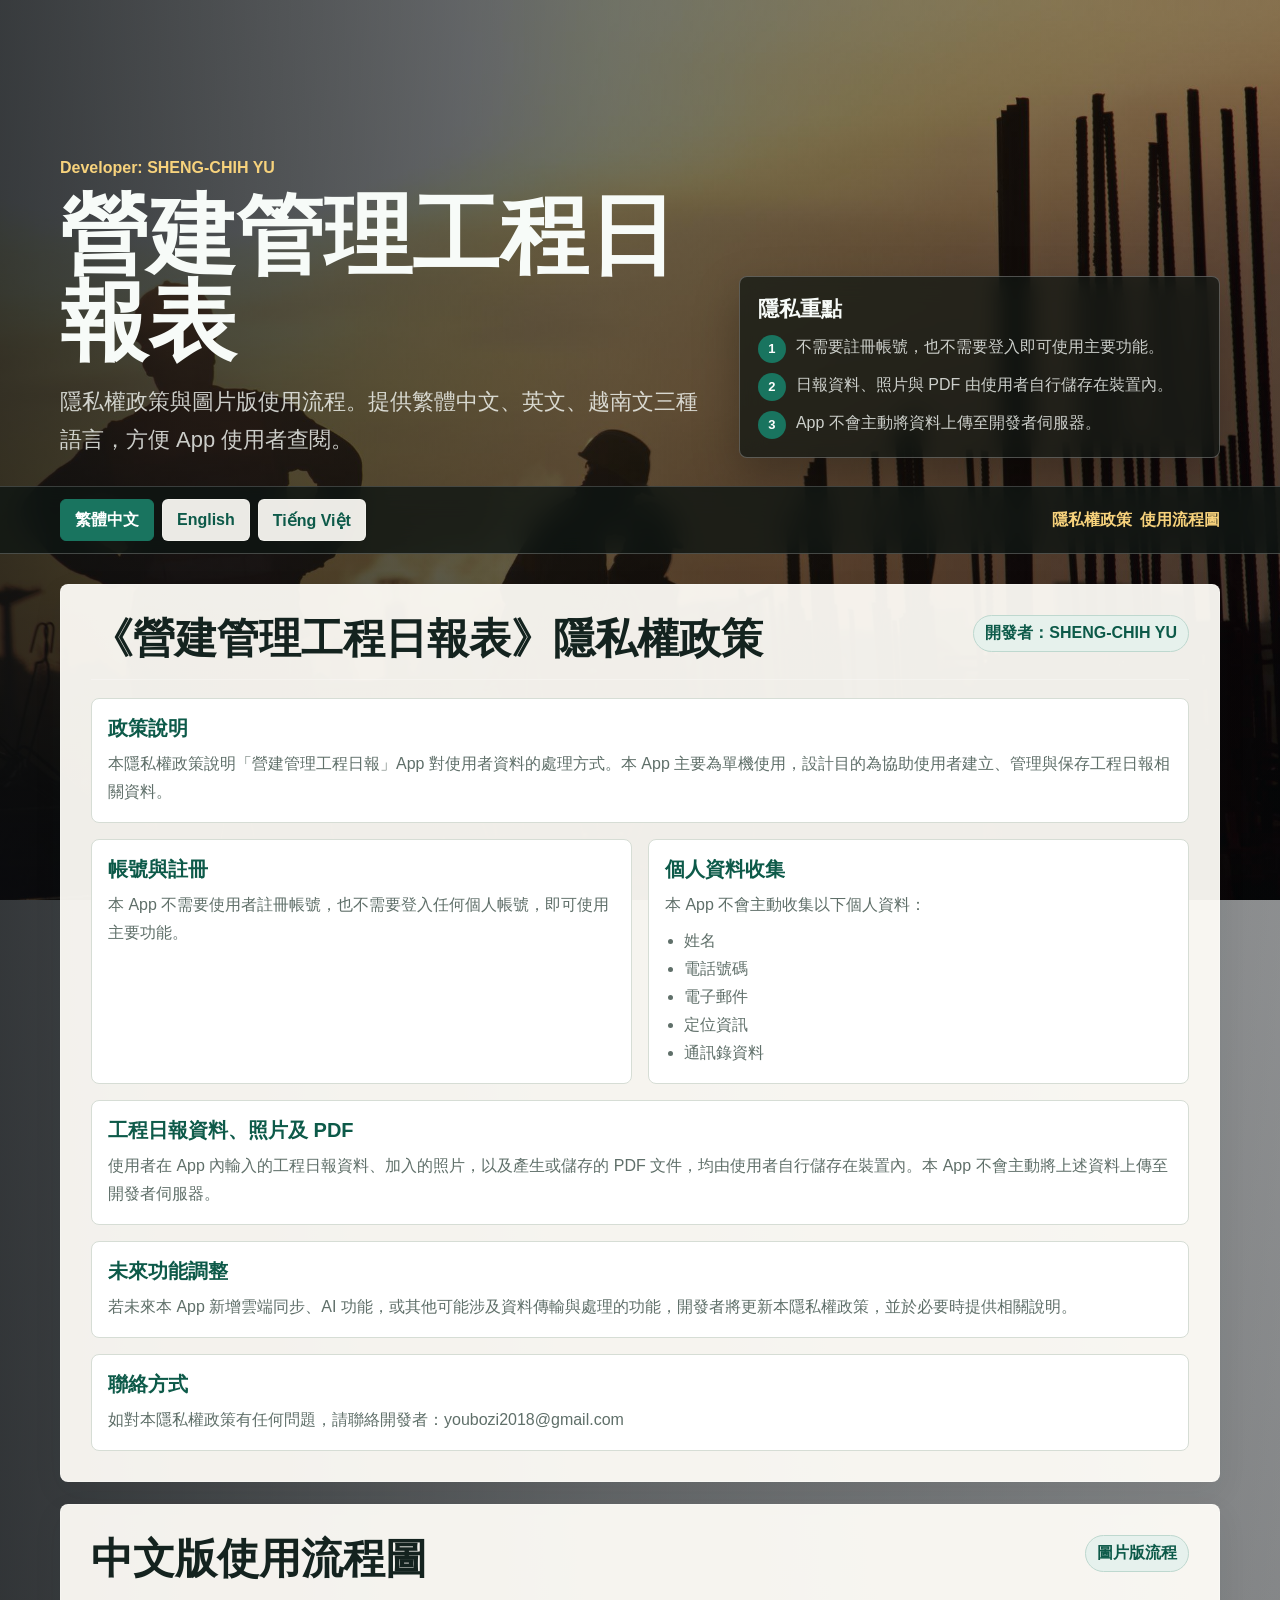
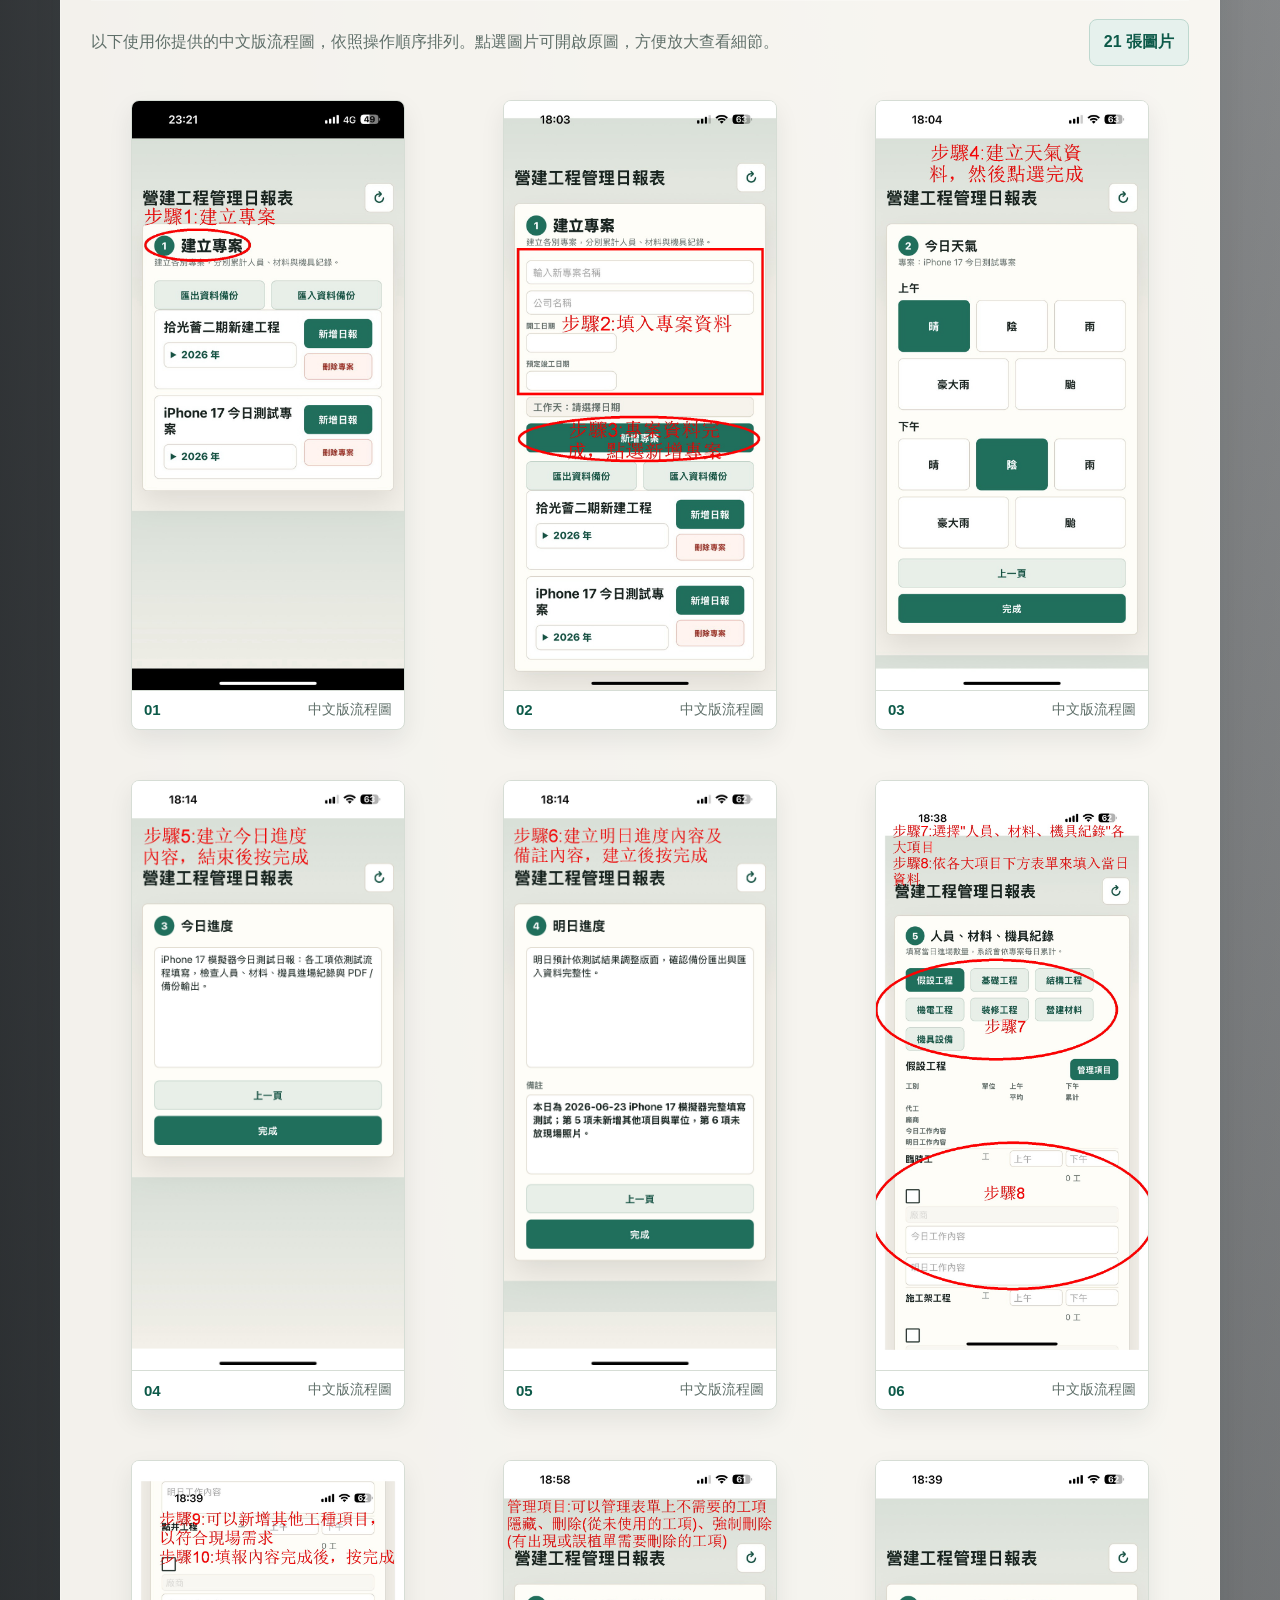
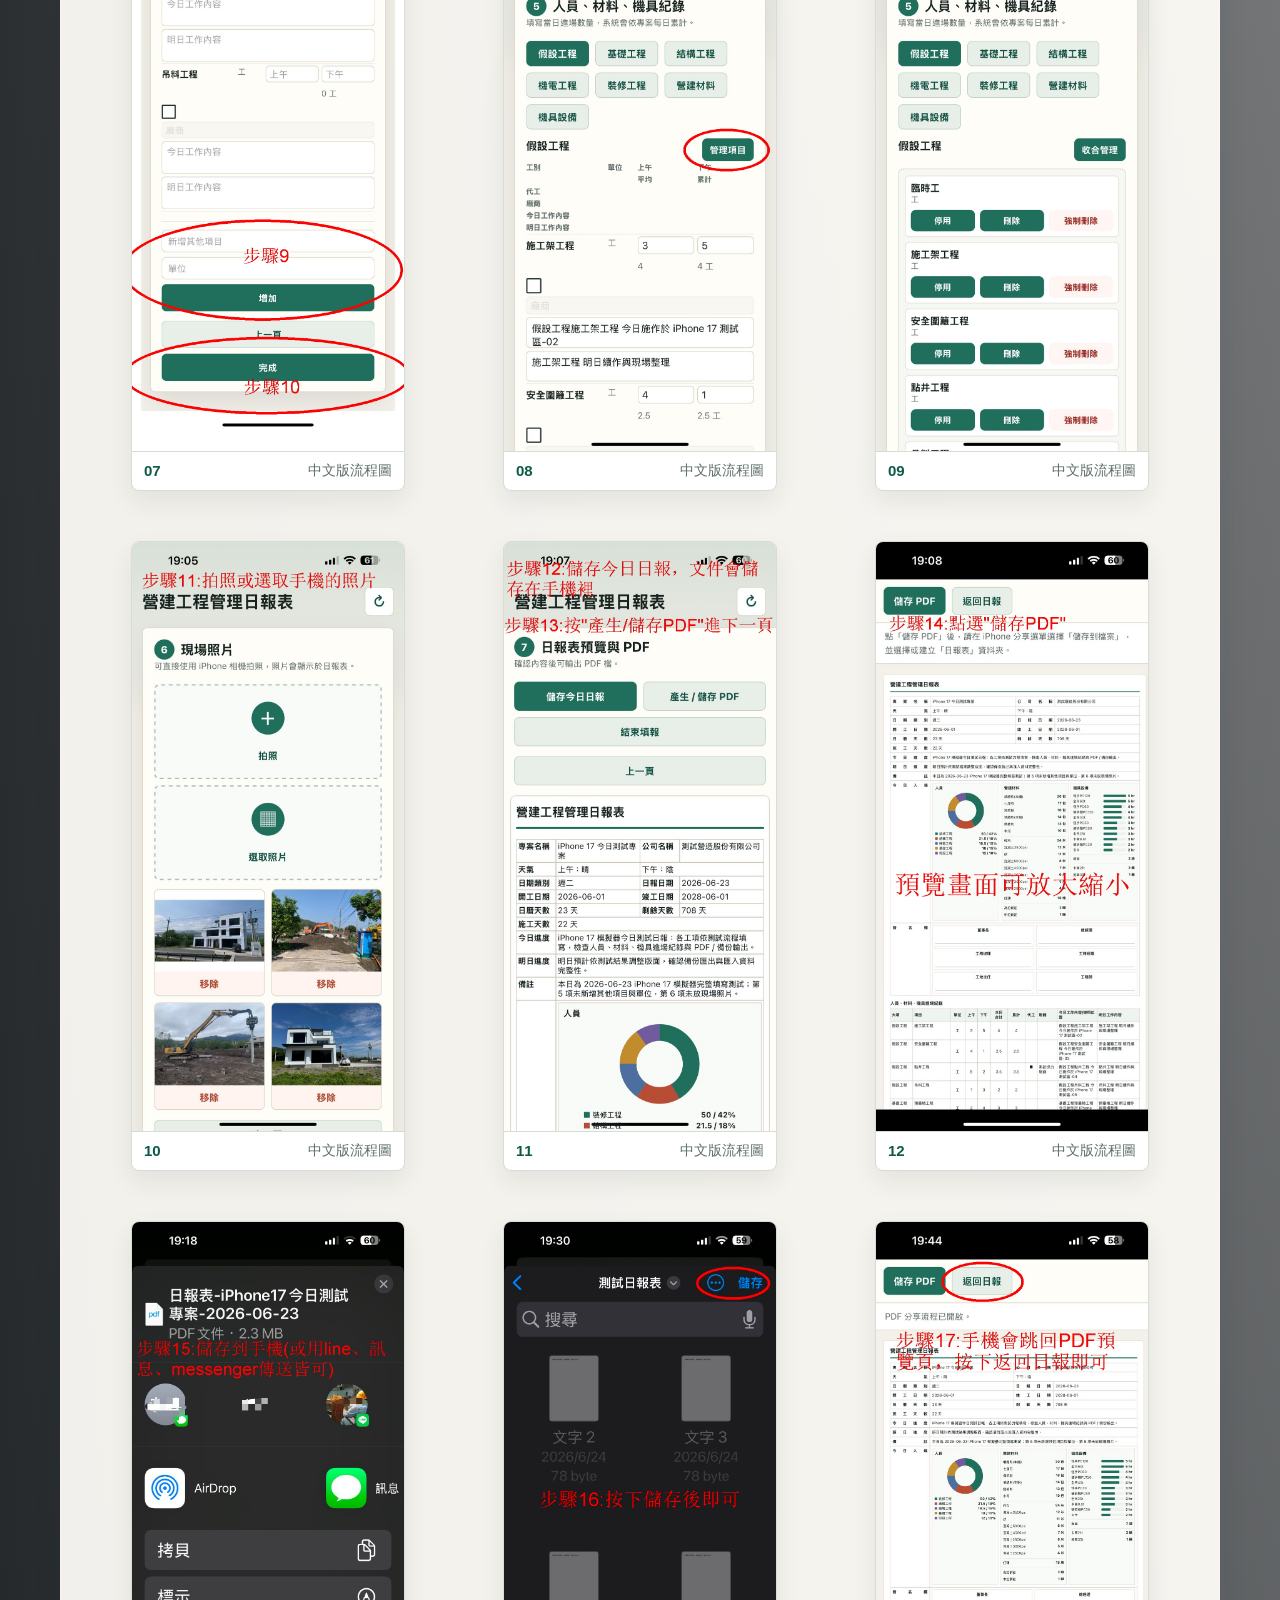
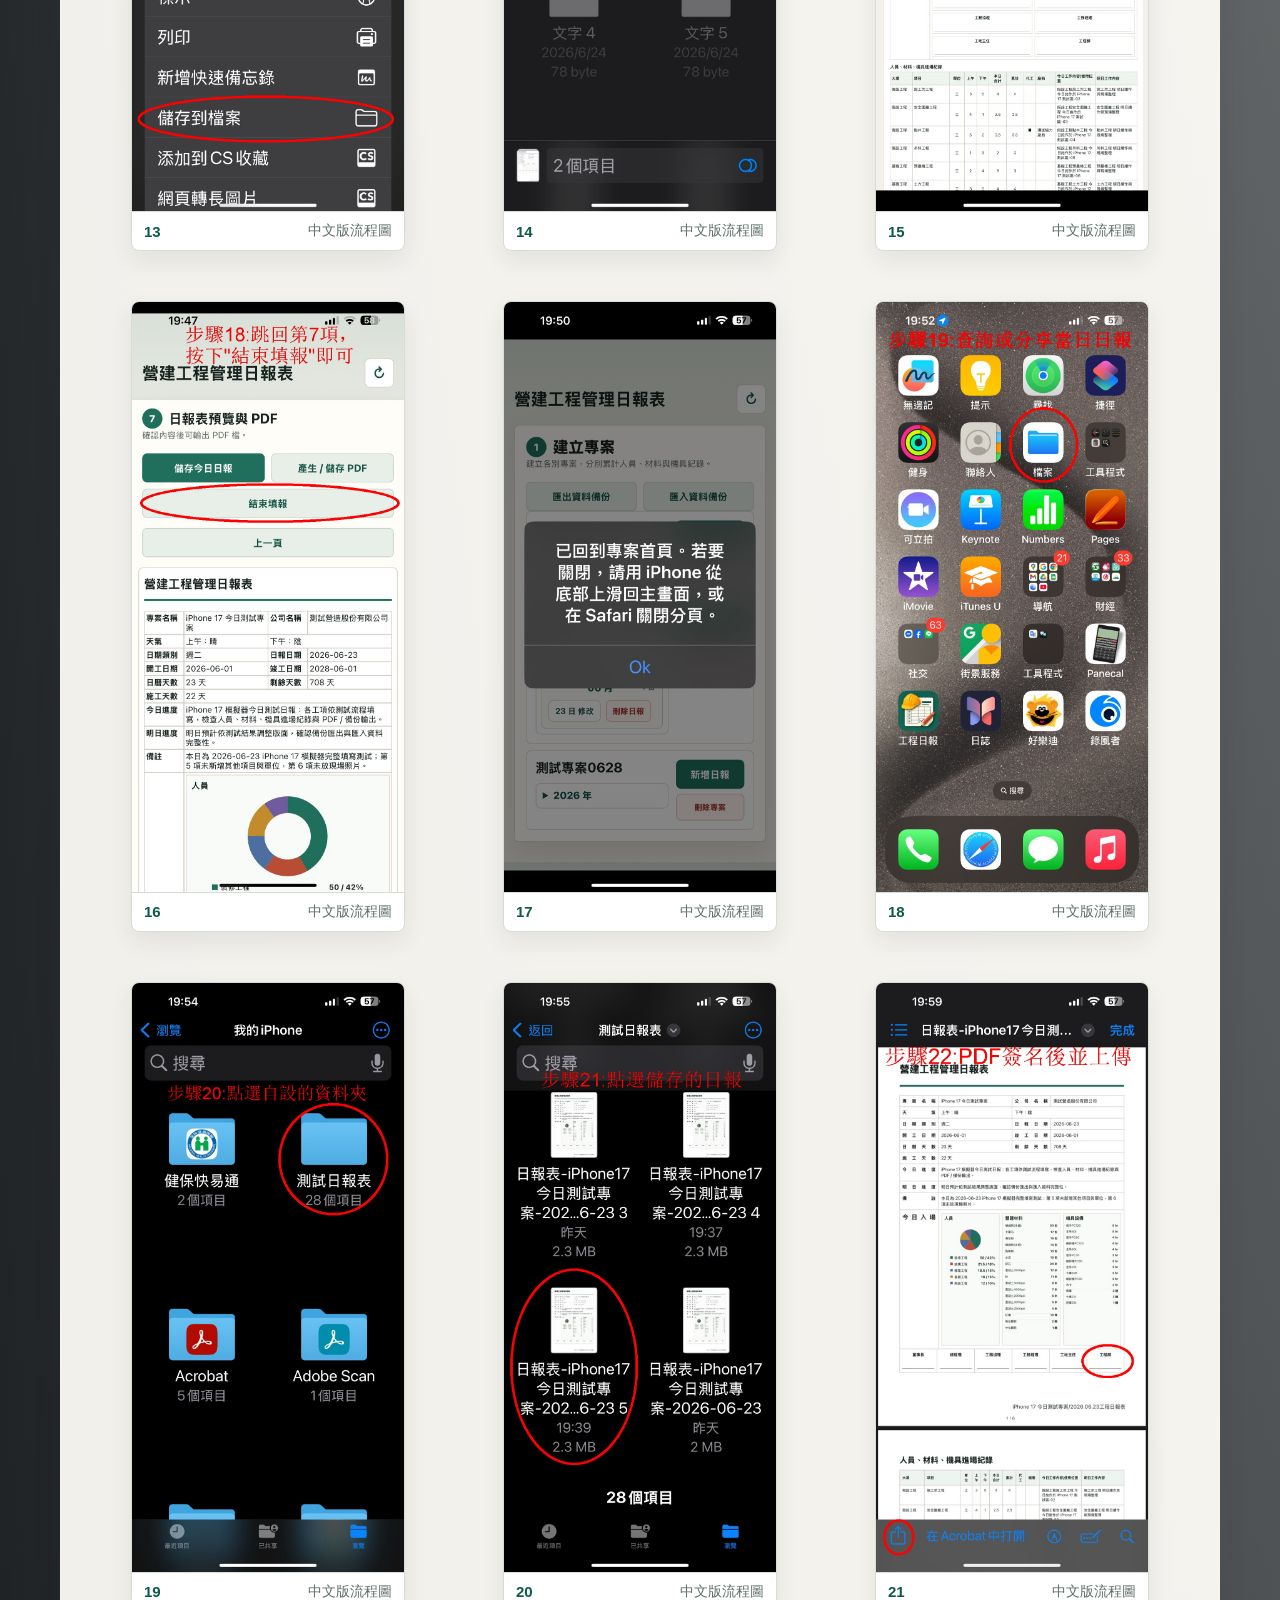
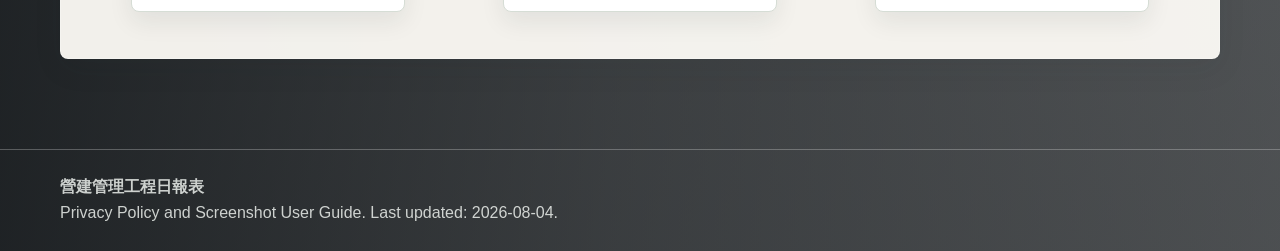
<file: index.html>
<!doctype html>
<html lang="zh-Hant">
<head>
  <meta charset="utf-8">
  <meta name="viewport" content="width=device-width, initial-scale=1">
  <title>營建管理工程日報表 隱私權政策與使用流程</title>
  <meta name="description" content="營建管理工程日報表 App 的繁體中文、英文、越南文隱私權政策與圖片版使用流程。">
  <style>
    :root {
      --bg: #edf3ef;
      --paper: #fffdf8;
      --ink: #f7fbf8;
      --dark-ink: #14231f;
      --muted: rgba(247, 251, 248, .80);
      --card-muted: #5f6f69;
      --line: rgba(255, 255, 255, .26);
      --brand: #19745f;
      --brand-dark: #0d5a49;
      --brand-soft: rgba(229, 241, 237, .92);
      --danger: #9f332e;
      --paper-glass: rgba(255, 253, 248, .94);
      --shadow: 0 18px 46px rgba(0, 0, 0, .26);
      font-family: "Noto Sans TC", "Microsoft JhengHei", "Segoe UI", Arial, sans-serif;
    }

    * {
      box-sizing: border-box;
    }

    html {
      scroll-behavior: smooth;
    }

    body {
      margin: 0;
      color: var(--ink);
      background:
        linear-gradient(90deg, rgba(8, 12, 15, .78), rgba(8, 12, 15, .52) 48%, rgba(8, 12, 15, .34)),
        linear-gradient(180deg, rgba(8, 12, 15, .12), rgba(8, 12, 15, .58)),
        url("background.jfif") center / cover fixed no-repeat;
      letter-spacing: 0;
    }

    button {
      font: inherit;
    }

    img {
      max-width: 100%;
      display: block;
    }

    .shell {
      width: min(1160px, calc(100% - 32px));
      margin: 0 auto;
    }

    .hero {
      padding: 44px 0 28px;
      min-height: 54vh;
      display: grid;
      align-items: end;
    }

    .hero-grid {
      display: grid;
      grid-template-columns: minmax(0, 1.15fr) minmax(320px, .85fr);
      gap: 28px;
      align-items: end;
    }

    .eyebrow {
      color: #f7d27c;
      font-weight: 900;
      margin-bottom: 16px;
    }

    h1 {
      font-size: clamp(42px, 8vw, 88px);
      line-height: .98;
      margin: 0 0 18px;
      max-width: 860px;
    }

    .lead {
      color: var(--muted);
      font-size: clamp(17px, 2.1vw, 22px);
      line-height: 1.7;
      margin: 0;
      max-width: 780px;
    }

    .summary {
      background: rgba(13, 21, 18, .70);
      border: 1px solid var(--line);
      border-radius: 8px;
      padding: 18px;
      box-shadow: var(--shadow);
      backdrop-filter: blur(12px);
    }

    .summary h2 {
      font-size: 21px;
      margin: 0 0 12px;
    }

    .summary ul {
      display: grid;
      gap: 10px;
      list-style: none;
      margin: 0;
      padding: 0;
    }

    .summary li {
      display: grid;
      grid-template-columns: 28px 1fr;
      gap: 10px;
      color: var(--muted);
      line-height: 1.55;
    }

    .summary b {
      width: 28px;
      height: 28px;
      border-radius: 50%;
      background: var(--brand);
      color: white;
      display: grid;
      place-items: center;
      font-size: 13px;
    }

    .bar {
      position: sticky;
      top: 0;
      z-index: 10;
      background: rgba(13, 21, 18, .78);
      backdrop-filter: blur(14px);
      border-top: 1px solid rgba(255, 255, 255, .18);
      border-bottom: 1px solid rgba(255, 255, 255, .22);
    }

    .bar-inner {
      display: flex;
      gap: 12px;
      justify-content: space-between;
      align-items: center;
      padding: 12px 0;
    }

    .tabs,
    .page-links {
      display: flex;
      gap: 8px;
      flex-wrap: wrap;
    }

    .tab {
      border: 1px solid var(--line);
      background: rgba(255, 253, 248, .92);
      color: var(--brand-dark);
      min-height: 42px;
      border-radius: 6px;
      padding: 9px 14px;
      cursor: pointer;
      font-weight: 900;
    }

    .tab[aria-selected="true"] {
      background: var(--brand);
      color: white;
      border-color: var(--brand);
    }

    .page-links a {
      color: #f7d27c;
      text-decoration: none;
      font-weight: 900;
      padding: 8px 0;
    }

    main {
      padding: 30px 0 68px;
    }

    .lang-page {
      display: none;
    }

    .lang-page.active {
      display: block;
    }

    .section {
      background: var(--paper-glass);
      border: 1px solid var(--line);
      border-radius: 8px;
      padding: clamp(18px, 3vw, 30px);
      margin-bottom: 22px;
      box-shadow: 0 10px 30px rgba(29, 42, 37, .07);
    }

    .section-title {
      display: flex;
      justify-content: space-between;
      align-items: start;
      gap: 16px;
      border-bottom: 1px solid var(--line);
      padding-bottom: 16px;
      margin-bottom: 18px;
    }

    .section h2 {
      font-size: clamp(26px, 4vw, 42px);
      line-height: 1.15;
      margin: 0;
      color: var(--dark-ink);
    }

    .badge {
      background: var(--brand-soft);
      color: var(--brand-dark);
      border: 1px solid #bed8cf;
      border-radius: 999px;
      padding: 7px 11px;
      font-weight: 900;
      white-space: nowrap;
    }

    .policy-grid {
      display: grid;
      grid-template-columns: repeat(2, minmax(0, 1fr));
      gap: 16px;
    }

    .policy-card {
      border: 1px solid #d6ddd5;
      border-radius: 8px;
      padding: 16px;
      background: #fff;
    }

    .policy-card.full {
      grid-column: 1 / -1;
    }

    .policy-card h3 {
      margin: 0 0 8px;
      color: var(--brand-dark);
      font-size: 20px;
    }

    .policy-card p,
    .policy-card li {
      color: var(--card-muted);
      line-height: 1.75;
      margin: 0;
    }

    .policy-card ul {
      margin: 8px 0 0;
      padding-left: 1.2em;
    }

    .guide-intro {
      display: grid;
      grid-template-columns: minmax(0, 1fr) auto;
      gap: 18px;
      align-items: center;
      margin-bottom: 18px;
    }

    .guide-intro p {
      color: var(--card-muted);
      line-height: 1.75;
      margin: 0;
    }

    .count {
      color: var(--brand-dark);
      background: var(--brand-soft);
      border: 1px solid #bed8cf;
      border-radius: 8px;
      padding: 12px 14px;
      font-weight: 900;
      white-space: nowrap;
    }

    .gallery {
      display: grid;
      grid-template-columns: repeat(3, minmax(0, 1fr));
      gap: 18px;
      align-items: start;
    }

    .shot {
      background: #fff;
      border: 1px solid #d6ddd5;
      border-radius: 8px;
      overflow: hidden;
      box-shadow: 0 10px 24px rgba(29, 42, 37, .08);
    }

    .shot a {
      display: block;
      color: inherit;
      text-decoration: none;
    }

    .shot img {
      width: 100%;
      aspect-ratio: 9 / 19.5;
      object-fit: cover;
      object-position: top center;
      background: #f6f6f2;
    }

    .caption {
      display: flex;
      justify-content: space-between;
      gap: 10px;
      align-items: center;
      padding: 10px 12px;
      border-top: 1px solid #d6ddd5;
      color: var(--card-muted);
      font-size: 14px;
    }

    .caption strong {
      color: var(--brand-dark);
      font-size: 15px;
    }

    .notice {
      border-left: 5px solid var(--brand);
      background: #fff;
      padding: 14px 16px;
      border-radius: 6px;
      color: var(--muted);
      line-height: 1.75;
      margin-top: 18px;
    }

    footer {
      border-top: 1px solid var(--line);
      padding: 24px 0;
      color: var(--muted);
      line-height: 1.65;
    }

    @media (max-width: 980px) {
      .gallery {
        grid-template-columns: repeat(2, minmax(0, 1fr));
      }
    }

    @media (max-width: 820px) {
      .hero {
        min-height: auto;
        padding-top: 34px;
      }

      .hero-grid,
      .policy-grid,
      .guide-intro {
        grid-template-columns: 1fr;
      }

      .bar-inner,
      .section-title {
        align-items: stretch;
        flex-direction: column;
      }

      .policy-card.full {
        grid-column: auto;
      }
    }

    @media (max-width: 580px) {
      .gallery {
        grid-template-columns: 1fr;
      }
    }

    @media print {
      body {
        background: white;
      }

      .bar,
      .summary {
        display: none;
      }

      .hero {
        min-height: 0;
        padding: 18px 0;
      }

      .section,
      .policy-card,
      .shot {
        box-shadow: none;
        break-inside: avoid;
      }
    }
  </style>
</head>
<body>
  <header class="hero">
    <div class="shell hero-grid">
      <div>
        <div class="eyebrow">Developer: SHENG-CHIH YU</div>
        <h1 id="heroTitle">營建管理工程日報表</h1>
        <p class="lead" data-copy="hero">隱私權政策與圖片版使用流程。提供繁體中文、英文、越南文三種語言，方便 App 使用者查閱。</p>
      </div>
      <aside class="summary" aria-label="隱私重點">
        <h2 data-copy="summaryTitle">隱私重點</h2>
        <ul>
          <li><b>1</b><span data-copy="summary1">不需要註冊帳號，也不需要登入即可使用主要功能。</span></li>
          <li><b>2</b><span data-copy="summary2">日報資料、照片與 PDF 由使用者自行儲存在裝置內。</span></li>
          <li><b>3</b><span data-copy="summary3">App 不會主動將資料上傳至開發者伺服器。</span></li>
        </ul>
      </aside>
    </div>
  </header>

  <div class="bar">
    <div class="shell bar-inner">
      <div class="tabs" role="tablist" aria-label="Language">
        <button class="tab" type="button" role="tab" aria-selected="true" data-lang="zh">繁體中文</button>
        <button class="tab" type="button" role="tab" aria-selected="false" data-lang="en">English</button>
        <button class="tab" type="button" role="tab" aria-selected="false" data-lang="vi">Tiếng Việt</button>
      </div>
      <nav class="page-links" aria-label="Page sections">
        <a href="#privacy" data-copy="navPrivacy">隱私權政策</a>
        <a href="#guide" data-copy="navGuide">使用流程圖</a>
      </nav>
    </div>
  </div>

  <main class="shell">
    <article class="lang-page active" data-page="zh" lang="zh-Hant">
      <section class="section" id="privacy">
        <div class="section-title">
          <h2>《營建管理工程日報表》隱私權政策</h2>
          <span class="badge">開發者：SHENG-CHIH YU</span>
        </div>
        <div class="policy-grid">
          <div class="policy-card full">
            <h3>政策說明</h3>
            <p>本隱私權政策說明「營建管理工程日報」App 對使用者資料的處理方式。本 App 主要為單機使用，設計目的為協助使用者建立、管理與保存工程日報相關資料。</p>
          </div>
          <div class="policy-card">
            <h3>帳號與註冊</h3>
            <p>本 App 不需要使用者註冊帳號，也不需要登入任何個人帳號，即可使用主要功能。</p>
          </div>
          <div class="policy-card">
            <h3>個人資料收集</h3>
            <p>本 App 不會主動收集以下個人資料：</p>
            <ul>
              <li>姓名</li>
              <li>電話號碼</li>
              <li>電子郵件</li>
              <li>定位資訊</li>
              <li>通訊錄資料</li>
            </ul>
          </div>
          <div class="policy-card full">
            <h3>工程日報資料、照片及 PDF</h3>
            <p>使用者在 App 內輸入的工程日報資料、加入的照片，以及產生或儲存的 PDF 文件，均由使用者自行儲存在裝置內。本 App 不會主動將上述資料上傳至開發者伺服器。</p>
          </div>
          <div class="policy-card full">
            <h3>未來功能調整</h3>
            <p>若未來本 App 新增雲端同步、AI 功能，或其他可能涉及資料傳輸與處理的功能，開發者將更新本隱私權政策，並於必要時提供相關說明。</p>
          </div>
          <div class="policy-card full">
            <h3>聯絡方式</h3>
            <p>如對本隱私權政策有任何問題，請聯絡開發者：youbozi2018@gmail.com</p>
          </div>
        </div>
      </section>

      <section class="section" id="guide">
        <div class="section-title">
          <h2>中文版使用流程圖</h2>
          <span class="badge">圖片版流程</span>
        </div>
        <div class="guide-intro">
          <p>以下使用你提供的中文版流程圖，依照操作順序排列。點選圖片可開啟原圖，方便放大查看細節。</p>
          <div class="count">21 張圖片</div>
        </div>
        <div class="gallery" data-gallery="zh"></div>
      </section>
    </article>

    <article class="lang-page" data-page="en" lang="en">
      <section class="section">
        <div class="section-title">
          <h2>Privacy Policy for Construction Daily Report</h2>
          <span class="badge">Developer: SHENG-CHIH YU</span>
        </div>
        <div class="policy-grid">
          <div class="policy-card full">
            <h3>Overview</h3>
            <p>This Privacy Policy explains how the “Construction Daily Report” app handles user data. The app is primarily designed for offline, single-device use, helping users create, manage, and save construction daily report records.</p>
          </div>
          <div class="policy-card">
            <h3>Accounts and Registration</h3>
            <p>The app does not require users to register an account or sign in to any personal account in order to use its main features.</p>
          </div>
          <div class="policy-card">
            <h3>Personal Data Collection</h3>
            <p>The app does not actively collect the following personal data:</p>
            <ul>
              <li>Name</li>
              <li>Phone number</li>
              <li>Email address</li>
              <li>Location information</li>
              <li>Contacts or address book data</li>
            </ul>
          </div>
          <div class="policy-card full">
            <h3>Daily Report Data, Photos, and PDF Files</h3>
            <p>Construction daily report data entered by users, photos added by users, and PDF files generated or saved by users are stored by users on their own devices. The app does not actively upload this data to the developer’s server.</p>
          </div>
          <div class="policy-card full">
            <h3>Future Feature Changes</h3>
            <p>If cloud synchronization, AI features, or other functions involving data transmission or processing are added in the future, the developer will update this Privacy Policy and provide relevant information when necessary.</p>
          </div>
          <div class="policy-card full">
            <h3>Contact</h3>
            <p>If you have any questions about this Privacy Policy, please contact the developer: youbozi2018@gmail.com</p>
          </div>
        </div>
      </section>

      <section class="section">
        <div class="section-title">
          <h2>English User Flow Images</h2>
          <span class="badge">Screenshot Guide</span>
        </div>
        <div class="guide-intro">
          <p>The following screenshots use the English flow images you provided. They are arranged in order. Click any image to open it larger.</p>
          <div class="count">19 images</div>
        </div>
        <div class="gallery" data-gallery="en"></div>
      </section>
    </article>

    <article class="lang-page" data-page="vi" lang="vi">
      <section class="section">
        <div class="section-title">
          <h2>Chính sách quyền riêng tư của Báo cáo nhật ký công trình</h2>
          <span class="badge">Nhà phát triển: SHENG-CHIH YU</span>
        </div>
        <div class="policy-grid">
          <div class="policy-card full">
            <h3>Tổng quan</h3>
            <p>Chính sách quyền riêng tư này giải thích cách ứng dụng “Báo cáo nhật ký công trình” xử lý dữ liệu người dùng. Ứng dụng chủ yếu được thiết kế để sử dụng ngoại tuyến trên một thiết bị, giúp người dùng tạo, quản lý và lưu trữ hồ sơ báo cáo nhật ký công trình.</p>
          </div>
          <div class="policy-card">
            <h3>Tài khoản và đăng ký</h3>
            <p>Ứng dụng không yêu cầu người dùng đăng ký tài khoản hoặc đăng nhập vào bất kỳ tài khoản cá nhân nào để sử dụng các chức năng chính.</p>
          </div>
          <div class="policy-card">
            <h3>Thu thập dữ liệu cá nhân</h3>
            <p>Ứng dụng không chủ động thu thập các dữ liệu cá nhân sau:</p>
            <ul>
              <li>Họ tên</li>
              <li>Số điện thoại</li>
              <li>Địa chỉ email</li>
              <li>Thông tin vị trí</li>
              <li>Dữ liệu danh bạ hoặc liên hệ</li>
            </ul>
          </div>
          <div class="policy-card full">
            <h3>Dữ liệu báo cáo, ảnh và tệp PDF</h3>
            <p>Dữ liệu báo cáo nhật ký công trình do người dùng nhập, ảnh do người dùng thêm, và các tệp PDF do người dùng tạo hoặc lưu đều được người dùng tự lưu trên thiết bị của mình. Ứng dụng không chủ động tải các dữ liệu này lên máy chủ của nhà phát triển.</p>
          </div>
          <div class="policy-card full">
            <h3>Thay đổi tính năng trong tương lai</h3>
            <p>Nếu trong tương lai ứng dụng bổ sung chức năng đồng bộ đám mây, tính năng AI, hoặc các chức năng khác có liên quan đến việc truyền hoặc xử lý dữ liệu, nhà phát triển sẽ cập nhật Chính sách quyền riêng tư này và cung cấp thông tin liên quan khi cần thiết.</p>
          </div>
          <div class="policy-card full">
            <h3>Liên hệ</h3>
            <p>Nếu bạn có câu hỏi về Chính sách quyền riêng tư này, vui lòng liên hệ nhà phát triển: youbozi2018@gmail.com</p>
          </div>
        </div>
      </section>

      <section class="section">
        <div class="section-title">
          <h2>Hình ảnh quy trình sử dụng tiếng Việt</h2>
          <span class="badge">Hướng dẫn bằng hình ảnh</span>
        </div>
        <div class="guide-intro">
          <p>Các hình ảnh bên dưới sử dụng bộ quy trình tiếng Việt bạn cung cấp và được sắp xếp theo thứ tự thao tác. Nhấn vào hình để xem lớn hơn.</p>
          <div class="count">19 hình ảnh</div>
        </div>
        <div class="gallery" data-gallery="vi"></div>
      </section>
    </article>
  </main>

  <footer>
    <div class="shell">
      <strong>營建管理工程日報表</strong><br>
      Privacy Policy and Screenshot User Guide. Last updated: 2026-08-04.
    </div>
  </footer>

  <script>
    const pageCopy = {
      zh: {
        htmlLang: "zh-Hant",
        heroTitle: "營建管理工程日報表",
        hero: "隱私權政策與圖片版使用流程。提供繁體中文、英文、越南文三種語言，方便 App 使用者查閱。",
        summaryTitle: "隱私重點",
        summary1: "不需要註冊帳號，也不需要登入即可使用主要功能。",
        summary2: "日報資料、照片與 PDF 由使用者自行儲存在裝置內。",
        summary3: "App 不會主動將資料上傳至開發者伺服器。",
        navPrivacy: "隱私權政策",
        navGuide: "使用流程圖"
      },
      en: {
        htmlLang: "en",
        heroTitle: "Construction Daily Report",
        hero: "Privacy Policy and screenshot-based user flow in Traditional Chinese, English, and Vietnamese.",
        summaryTitle: "Privacy Highlights",
        summary1: "No account registration or login is required for the main features.",
        summary2: "Daily report data, photos, and PDF files are stored by users on their own devices.",
        summary3: "The app does not actively upload this data to the developer’s server.",
        navPrivacy: "Privacy Policy",
        navGuide: "User Flow Images"
      },
      vi: {
        htmlLang: "vi",
        heroTitle: "Báo cáo nhật ký công trình",
        hero: "Chính sách quyền riêng tư và hướng dẫn bằng hình ảnh bằng tiếng Trung phồn thể, tiếng Anh và tiếng Việt.",
        summaryTitle: "Điểm chính về quyền riêng tư",
        summary1: "Không cần đăng ký tài khoản hoặc đăng nhập để sử dụng các chức năng chính.",
        summary2: "Dữ liệu báo cáo, ảnh và tệp PDF được người dùng lưu trên thiết bị của mình.",
        summary3: "Ứng dụng không chủ động tải dữ liệu lên máy chủ của nhà phát triển.",
        navPrivacy: "Chính sách quyền riêng tư",
        navGuide: "Hình ảnh quy trình"
      }
    };

    const imageSets = {
      zh: ["1.jpg", "2.jpg", "3.jpg", "4.jpg", "5.jpg", "6.jpg", "7.jpg", "8-1.jpg", "8-2.jpg", "9.jpg", "10.jpg", "11.jpg", "12.jpg", "13-0.jpg", "13-1.jpg", "13-2.jpg", "13-3.jpg", "14.jpg", "15.jpg", "16.jpg", "17.jpg"],
      en: ["1.jpg", "2.jpg", "3.jpg", "4.jpg", "5.jpg", "6.jpg", "7.jpg", "8.jpg", "9.jpg", "10.jpg", "11.jpg", "12.jpg", "13.jpg", "14.jpg", "15.jpg", "16.jpg", "17.jpg", "18.jpg", "19.jpg"],
      vi: ["1.jpg", "2.jpg", "3.jpg", "4.jpg", "5.jpg", "6.jpg", "7.jpg", "8.jpg", "9.jpg", "10.jpg", "11.jpg", "12.jpg", "13.jpg", "14.jpg", "15.jpg", "16.jpg", "17.jpg", "18.jpg", "19.jpg"]
    };

    const captions = {
      zh: "中文版流程圖",
      en: "English flow",
      vi: "Quy trình tiếng Việt"
    };

    function renderGalleries() {
      Object.entries(imageSets).forEach(([lang, files]) => {
        const gallery = document.querySelector(`[data-gallery="${lang}"]`);
        gallery.innerHTML = files.map((file, index) => {
          const src = `assets/${lang}/${file}`;
          const number = String(index + 1).padStart(2, "0");
          return `
            <figure class="shot">
              <a href="${src}" target="_blank" rel="noopener">
                <img src="${src}" loading="lazy" alt="${captions[lang]} ${index + 1}">
                <figcaption class="caption">
                  <strong>${number}</strong>
                  <span>${captions[lang]}</span>
                </figcaption>
              </a>
            </figure>
          `;
        }).join("");
      });
    }

    function setLanguage(lang) {
      document.documentElement.lang = pageCopy[lang].htmlLang;
      document.getElementById("heroTitle").textContent = pageCopy[lang].heroTitle;
      document.querySelectorAll(".tab").forEach(tab => {
        tab.setAttribute("aria-selected", String(tab.dataset.lang === lang));
      });
      document.querySelectorAll(".lang-page").forEach(page => {
        page.classList.toggle("active", page.dataset.page === lang);
      });
      document.querySelectorAll("[data-copy]").forEach(node => {
        node.textContent = pageCopy[lang][node.dataset.copy];
      });
    }

    document.querySelectorAll(".tab").forEach(tab => {
      tab.addEventListener("click", () => setLanguage(tab.dataset.lang));
    });

    renderGalleries();
  </script>
</body>
</html>
</file>
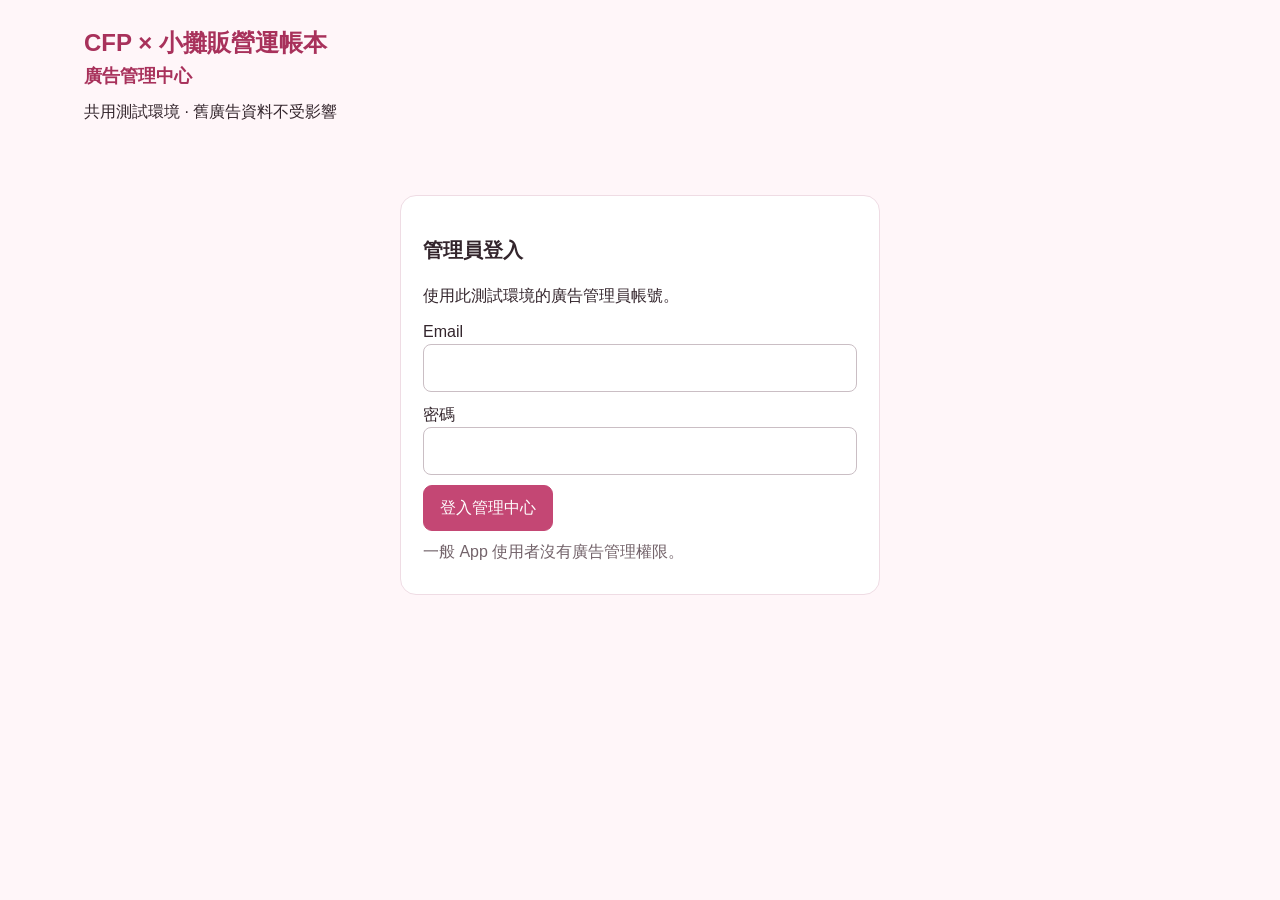
<file: ads-admin/index.html>
<!doctype html><html lang="zh-Hant"><head><meta charset="utf-8"><meta name="viewport" content="width=device-width,initial-scale=1"><title>CFP × 小攤販營運帳本｜廣告管理中心</title><link rel="stylesheet" href="style.css"></head><body><header><h1>CFP × 小攤販營運帳本<span>廣告管理中心</span></h1><p id="environment">共用測試環境 · 舊廣告資料不受影響</p></header><main id="app"><p>載入中…</p></main><div id="notice" role="status" aria-live="polite"></div><script type="module" src="app.js"></script></body></html>
</file>
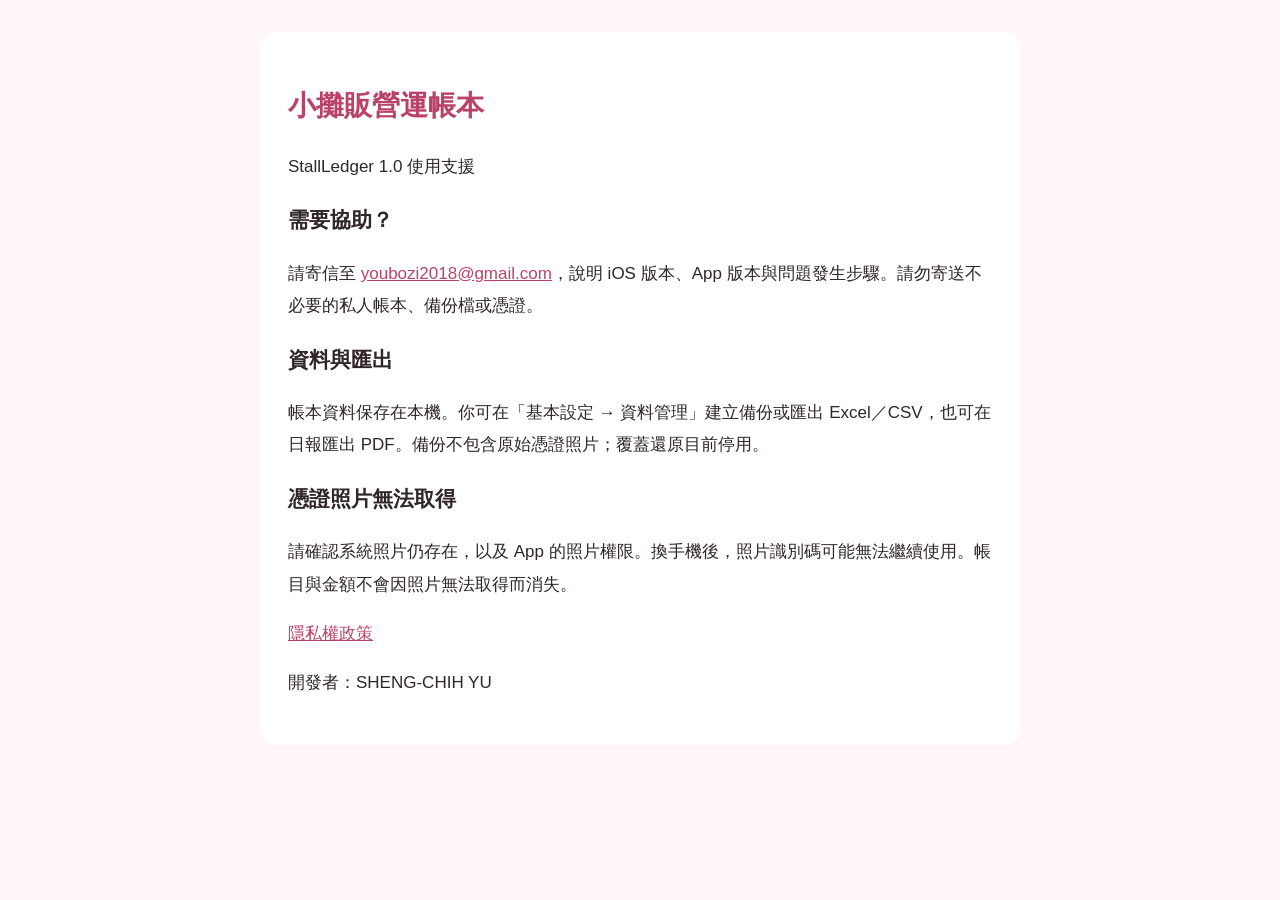
<file: stallledger/index.html>
<!doctype html><html lang="zh-Hant"><head><meta charset="utf-8"><meta name="viewport" content="width=device-width,initial-scale=1"><title>支援｜小攤販營運帳本</title><style>*{box-sizing:border-box}body{margin:0;overflow-wrap:anywhere;background:#fff7fa;color:#30252a;font:17px/1.9 -apple-system,"PingFang TC",sans-serif}main{max-width:760px;background:white;margin:32px auto;padding:28px;border-radius:18px}h1,a{color:#ba4268}h1{font-size:28px}h2{font-size:21px}@media(max-width:600px){main{margin:12px;padding:22px}h1{font-size:25px}}</style></head><body><main><h1>小攤販營運帳本</h1><p>StallLedger 1.0 使用支援</p><h2>需要協助？</h2><p>請寄信至 <a href="mailto:youbozi2018@gmail.com">youbozi2018@gmail.com</a>，說明 iOS 版本、App 版本與問題發生步驟。請勿寄送不必要的私人帳本、備份檔或憑證。</p><h2>資料與匯出</h2><p>帳本資料保存在本機。你可在「基本設定 → 資料管理」建立備份或匯出 Excel／CSV，也可在日報匯出 PDF。備份不包含原始憑證照片；覆蓋還原目前停用。</p><h2>憑證照片無法取得</h2><p>請確認系統照片仍存在，以及 App 的照片權限。換手機後，照片識別碼可能無法繼續使用。帳目與金額不會因照片無法取得而消失。</p><p><a href="privacy.html">隱私權政策</a></p><p>開發者：SHENG-CHIH YU</p></main></body></html>
</file>
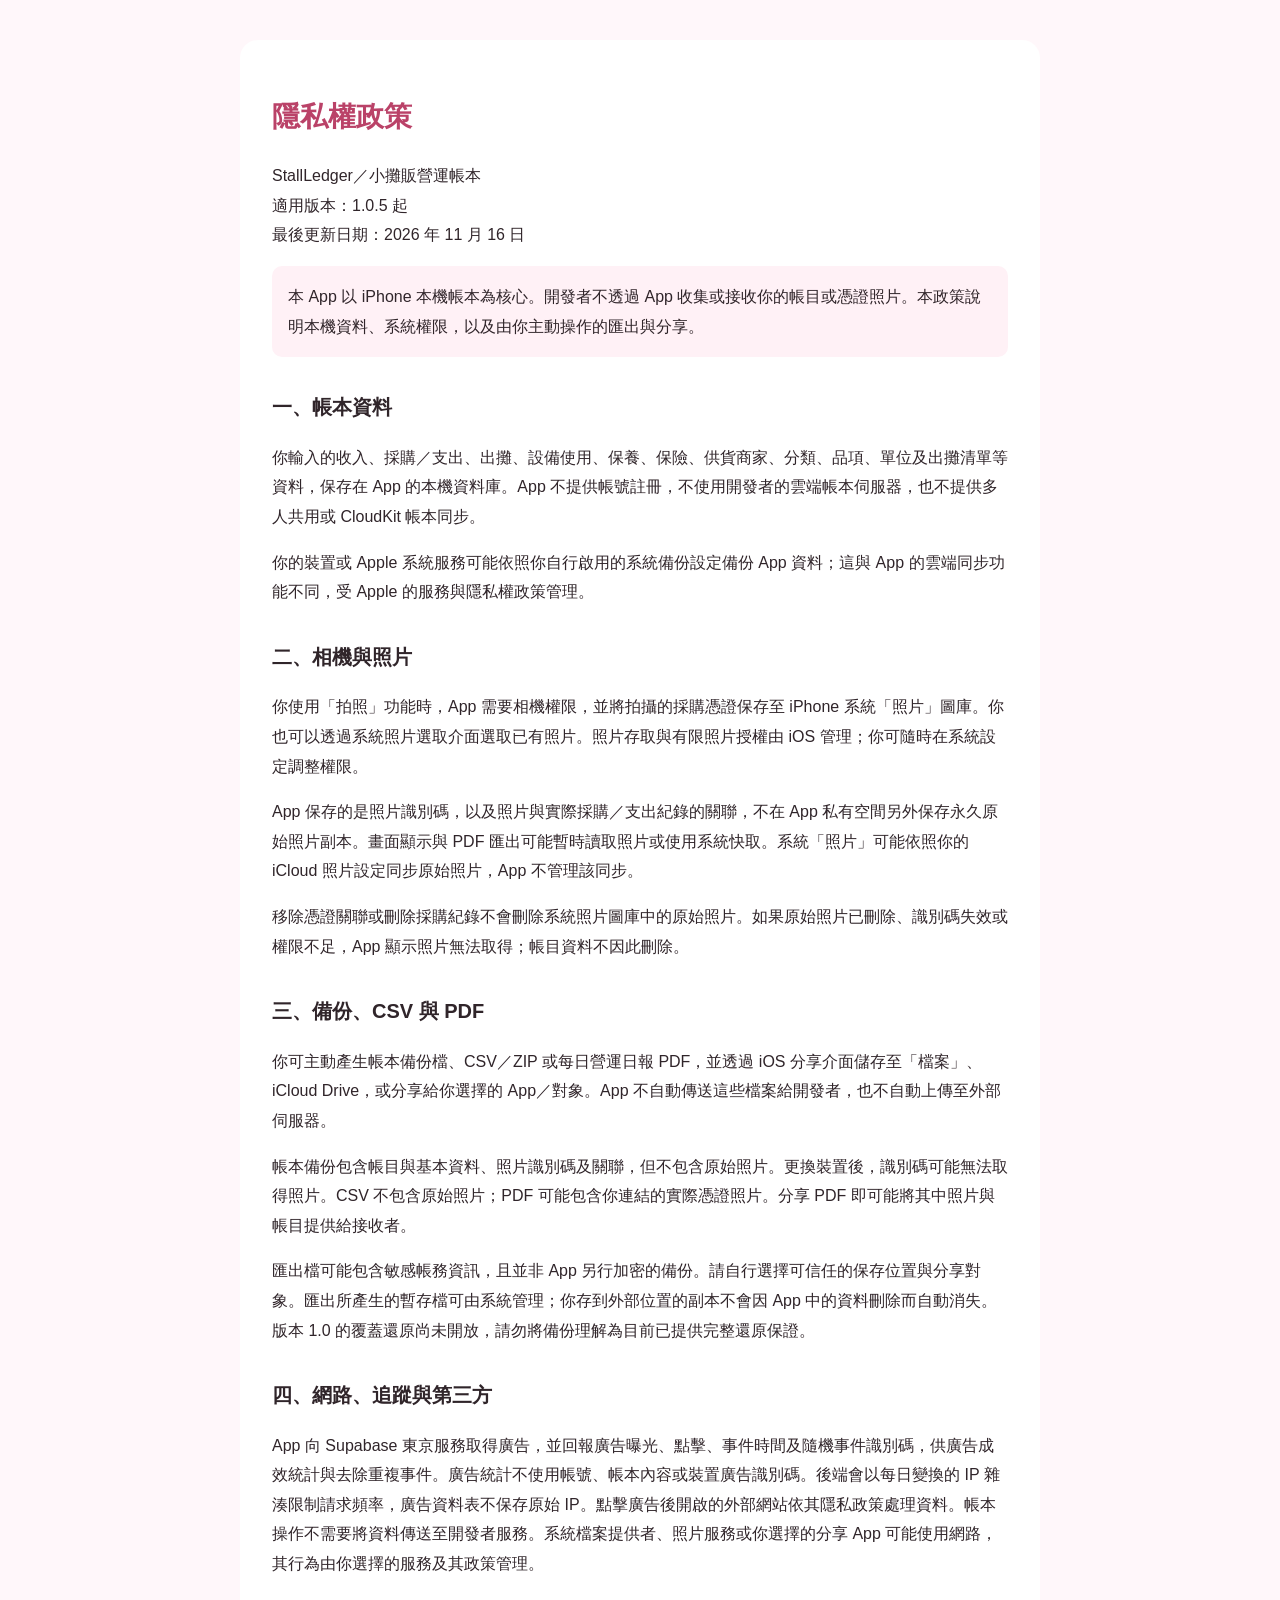
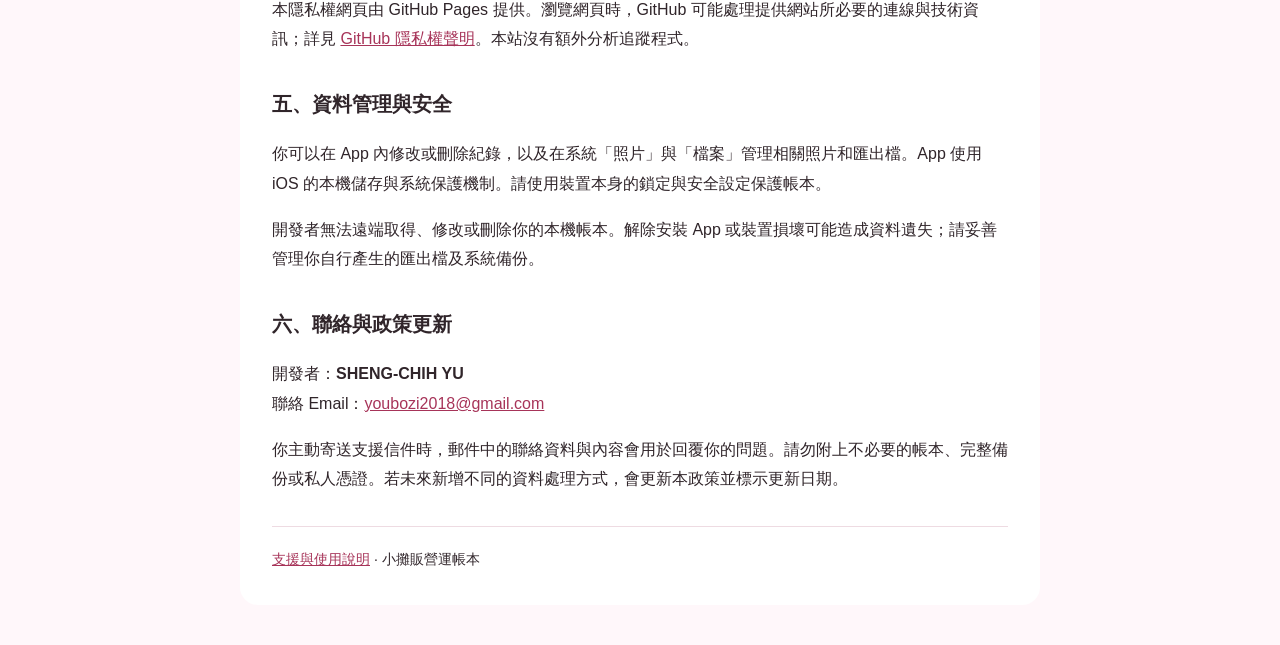
<file: stallledger/privacy.html>
<!doctype html><html lang="zh-Hant"><head><meta charset="utf-8"><meta name="viewport" content="width=device-width,initial-scale=1"><meta name="description" content="StallLedger 小攤販營運帳本隱私權政策"><title>隱私權政策｜小攤販營運帳本</title><style>*{box-sizing:border-box}body{overflow-wrap:anywhere;margin:0;background:#fff7fa;color:#30252a;font-family:-apple-system,BlinkMacSystemFont,"PingFang TC",sans-serif;line-height:1.85}main{max-width:800px;margin:40px auto;padding:32px;background:white;border-radius:18px}h1{color:#ba4268;font-size:28px}h2{font-size:20px;margin-top:32px}a{color:#a73459}.note{background:#fff1f6;padding:16px;border-radius:10px}footer{border-top:1px solid #eedbe2;margin-top:32px;padding-top:20px;font-size:14px}@media(max-width:600px){main{margin:12px;padding:22px}h1{font-size:25px}}</style></head><body><main>
<h1>隱私權政策</h1><p>StallLedger／小攤販營運帳本<br>適用版本：1.0.5 起<br>最後更新日期：2026 年 11 月 16 日</p>
<p class="note">本 App 以 iPhone 本機帳本為核心。開發者不透過 App 收集或接收你的帳目或憑證照片。本政策說明本機資料、系統權限，以及由你主動操作的匯出與分享。</p>
<h2>一、帳本資料</h2><p>你輸入的收入、採購／支出、出攤、設備使用、保養、保險、供貨商家、分類、品項、單位及出攤清單等資料，保存在 App 的本機資料庫。App 不提供帳號註冊，不使用開發者的雲端帳本伺服器，也不提供多人共用或 CloudKit 帳本同步。</p><p>你的裝置或 Apple 系統服務可能依照你自行啟用的系統備份設定備份 App 資料；這與 App 的雲端同步功能不同，受 Apple 的服務與隱私權政策管理。</p>
<h2>二、相機與照片</h2><p>你使用「拍照」功能時，App 需要相機權限，並將拍攝的採購憑證保存至 iPhone 系統「照片」圖庫。你也可以透過系統照片選取介面選取已有照片。照片存取與有限照片授權由 iOS 管理；你可隨時在系統設定調整權限。</p><p>App 保存的是照片識別碼，以及照片與實際採購／支出紀錄的關聯，不在 App 私有空間另外保存永久原始照片副本。畫面顯示與 PDF 匯出可能暫時讀取照片或使用系統快取。系統「照片」可能依照你的 iCloud 照片設定同步原始照片，App 不管理該同步。</p><p>移除憑證關聯或刪除採購紀錄不會刪除系統照片圖庫中的原始照片。如果原始照片已刪除、識別碼失效或權限不足，App 顯示照片無法取得；帳目資料不因此刪除。</p>
<h2>三、備份、CSV 與 PDF</h2><p>你可主動產生帳本備份檔、CSV／ZIP 或每日營運日報 PDF，並透過 iOS 分享介面儲存至「檔案」、iCloud Drive，或分享給你選擇的 App／對象。App 不自動傳送這些檔案給開發者，也不自動上傳至外部伺服器。</p><p>帳本備份包含帳目與基本資料、照片識別碼及關聯，但不包含原始照片。更換裝置後，識別碼可能無法取得照片。CSV 不包含原始照片；PDF 可能包含你連結的實際憑證照片。分享 PDF 即可能將其中照片與帳目提供給接收者。</p><p>匯出檔可能包含敏感帳務資訊，且並非 App 另行加密的備份。請自行選擇可信任的保存位置與分享對象。匯出所產生的暫存檔可由系統管理；你存到外部位置的副本不會因 App 中的資料刪除而自動消失。版本 1.0 的覆蓋還原尚未開放，請勿將備份理解為目前已提供完整還原保證。</p>
<h2>四、網路、追蹤與第三方</h2><p>App 向 Supabase 東京服務取得廣告，並回報廣告曝光、點擊、事件時間及隨機事件識別碼，供廣告成效統計與去除重複事件。廣告統計不使用帳號、帳本內容或裝置廣告識別碼。後端會以每日變換的 IP 雜湊限制請求頻率，廣告資料表不保存原始 IP。點擊廣告後開啟的外部網站依其隱私政策處理資料。帳本操作不需要將資料傳送至開發者服務。系統檔案提供者、照片服務或你選擇的分享 App 可能使用網路，其行為由你選擇的服務及其政策管理。</p><p>本隱私權網頁由 GitHub Pages 提供。瀏覽網頁時，GitHub 可能處理提供網站所必要的連線與技術資訊；詳見 <a href="https://docs.github.com/site-policy/privacy-policies/github-general-privacy-statement">GitHub 隱私權聲明</a>。本站沒有額外分析追蹤程式。</p>
<h2>五、資料管理與安全</h2><p>你可以在 App 內修改或刪除紀錄，以及在系統「照片」與「檔案」管理相關照片和匯出檔。App 使用 iOS 的本機儲存與系統保護機制。請使用裝置本身的鎖定與安全設定保護帳本。</p><p>開發者無法遠端取得、修改或刪除你的本機帳本。解除安裝 App 或裝置損壞可能造成資料遺失；請妥善管理你自行產生的匯出檔及系統備份。</p>
<h2>六、聯絡與政策更新</h2><p>開發者：<strong>SHENG-CHIH YU</strong><br>聯絡 Email：<a href="mailto:youbozi2018@gmail.com">youbozi2018@gmail.com</a></p><p>你主動寄送支援信件時，郵件中的聯絡資料與內容會用於回覆你的問題。請勿附上不必要的帳本、完整備份或私人憑證。若未來新增不同的資料處理方式，會更新本政策並標示更新日期。</p>
<footer><a href="index.html">支援與使用說明</a> · 小攤販營運帳本</footer></main></body></html>
</file>
<file: ads-admin/style.css>
:root{font-family:-apple-system,BlinkMacSystemFont,"PingFang TC","Microsoft JhengHei",sans-serif;color:#33252c;background:#fff6f9;line-height:1.6}*{box-sizing:border-box}body{margin:0}header,main{max-width:1160px;margin:auto;padding:24px}header{padding-bottom:8px}h1{font-size:24px;color:#a8315b;margin:0}h1 span{display:block;font-size:18px}h2{font-size:20px}h3{font-size:17px;margin:8px 0}p{margin:8px 0}.card{background:white;border:1px solid #efdce4;border-radius:16px;padding:22px;margin-bottom:18px}.login{max-width:480px;margin:30px auto}.row{display:flex;gap:12px;flex-wrap:wrap;align-items:center}.row.between{justify-content:space-between}.grid{display:grid;grid-template-columns:repeat(auto-fit,minmax(230px,1fr));gap:16px}button,input,textarea,select{font:inherit}button{background:#c44774;border:1px solid #c44774;color:white;border-radius:9px;padding:9px 16px;cursor:pointer;min-height:44px}button.secondary{background:white;color:#aa315a}button.danger{background:#fff0f0;color:#ae2533;border-color:#f1b8bf}button:disabled{opacity:.5;cursor:wait}label{display:block;font-weight:500;margin:10px 0}input:not([type=checkbox]),textarea,select{display:block;width:100%;background:white;color:inherit;border:1px solid #cabec4;border-radius:8px;padding:10px;min-height:44px}input[type=checkbox]{margin-right:8px;min-width:18px;min-height:18px}textarea{min-height:100px}small,.muted{color:#73636a}.preview{width:100%;height:120px;object-fit:contain;background:#f7f5f6;border-radius:8px}.badge{font-size:13px;background:#fbe2ec;color:#92284d;padding:3px 9px;border-radius:20px;display:inline-block;margin:3px}#notice:not(:empty){position:fixed;bottom:20px;left:50%;transform:translateX(-50%);background:#392a32;color:white;padding:12px 20px;border-radius:10px;max-width:90vw;z-index:10}.metric strong{display:block;font-size:26px;color:#ae315e;font-variant-numeric:tabular-nums}.error{color:#b02b39}.actions{display:flex;gap:8px;flex-wrap:wrap;margin-top:14px}.editor{max-width:760px}.nowrap{white-space:nowrap}.status{margin:20px 0 8px;border-bottom:1px solid #edd8e1;padding-bottom:8px}a{color:#a8315b}table{width:100%;border-collapse:collapse}th,td{text-align:right;padding:10px;border-bottom:1px solid #eee}th:first-child,td:first-child{text-align:left}.table-wrap{overflow:auto}@media(max-width:600px){header,main{padding:16px}h1{font-size:21px}.card{padding:16px}.grid{grid-template-columns:1fr}.row>*{max-width:100%}button{padding:9px 12px}}
</file>
